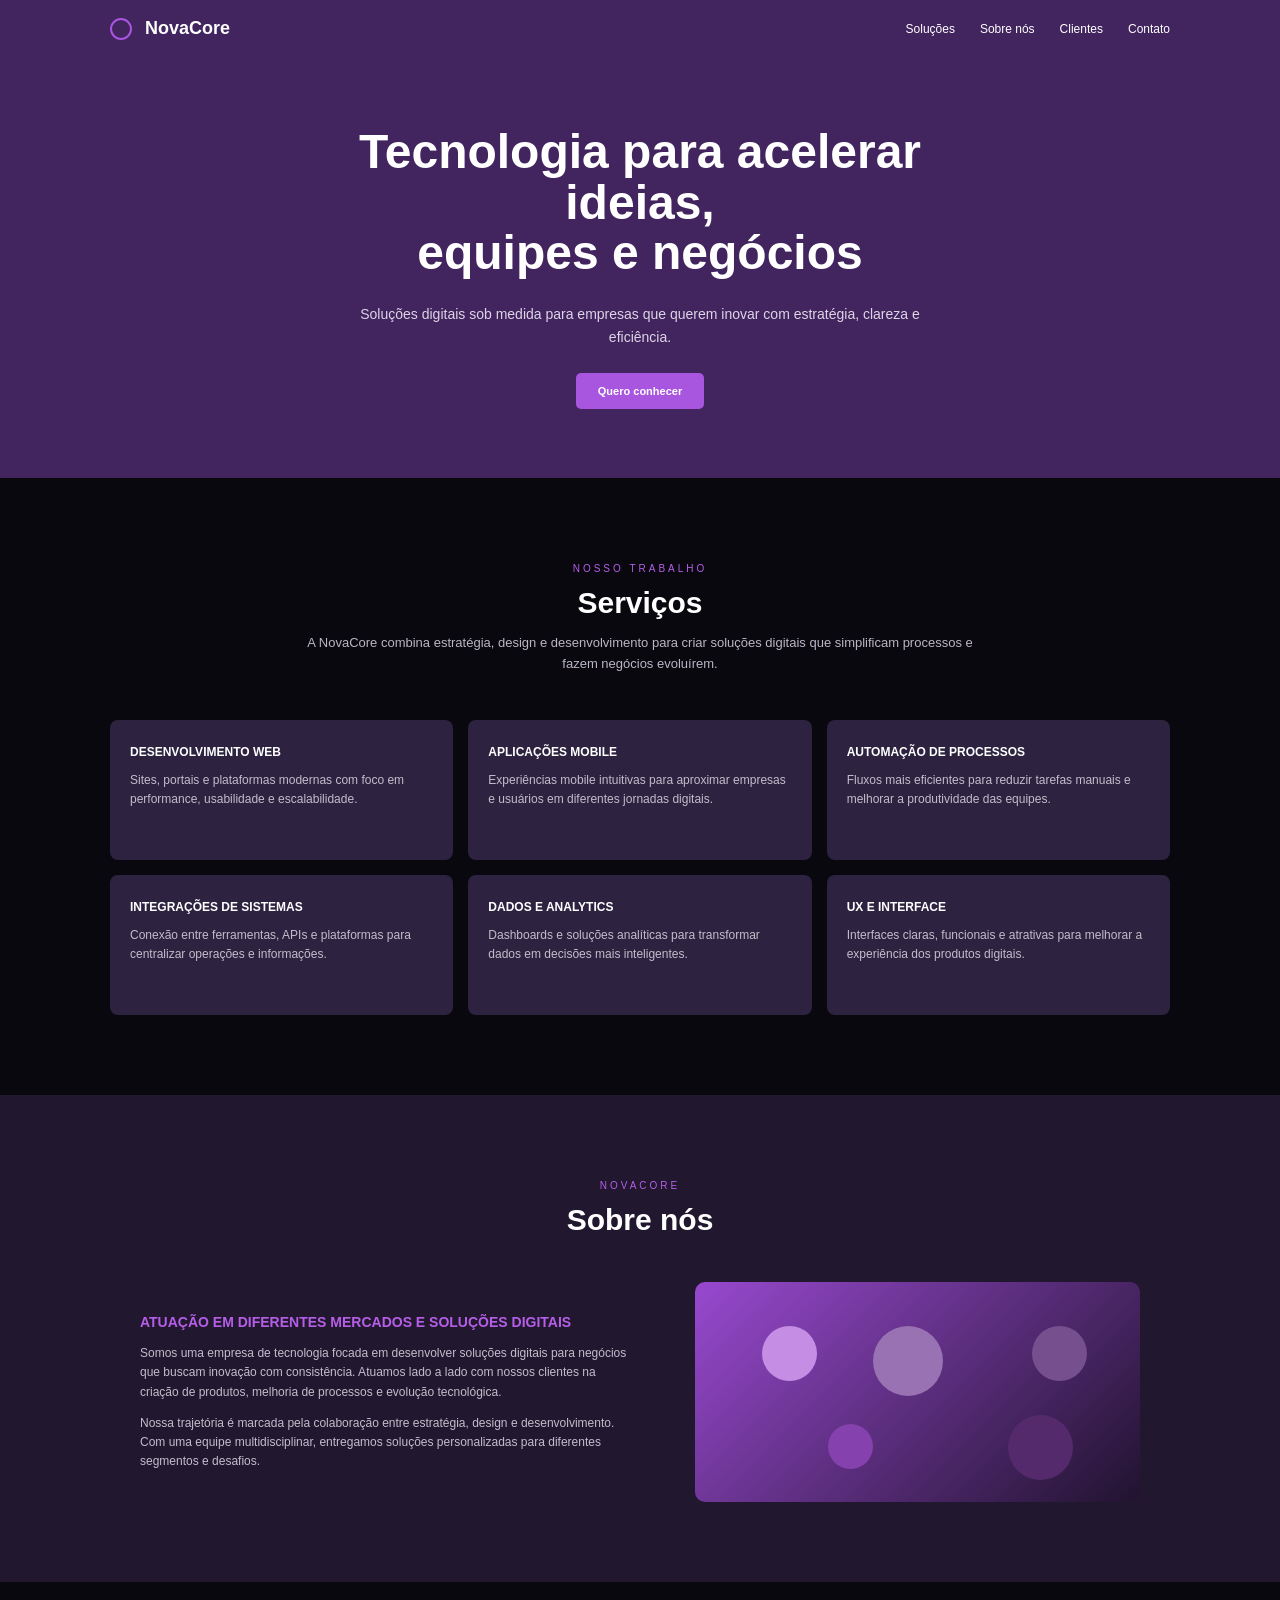
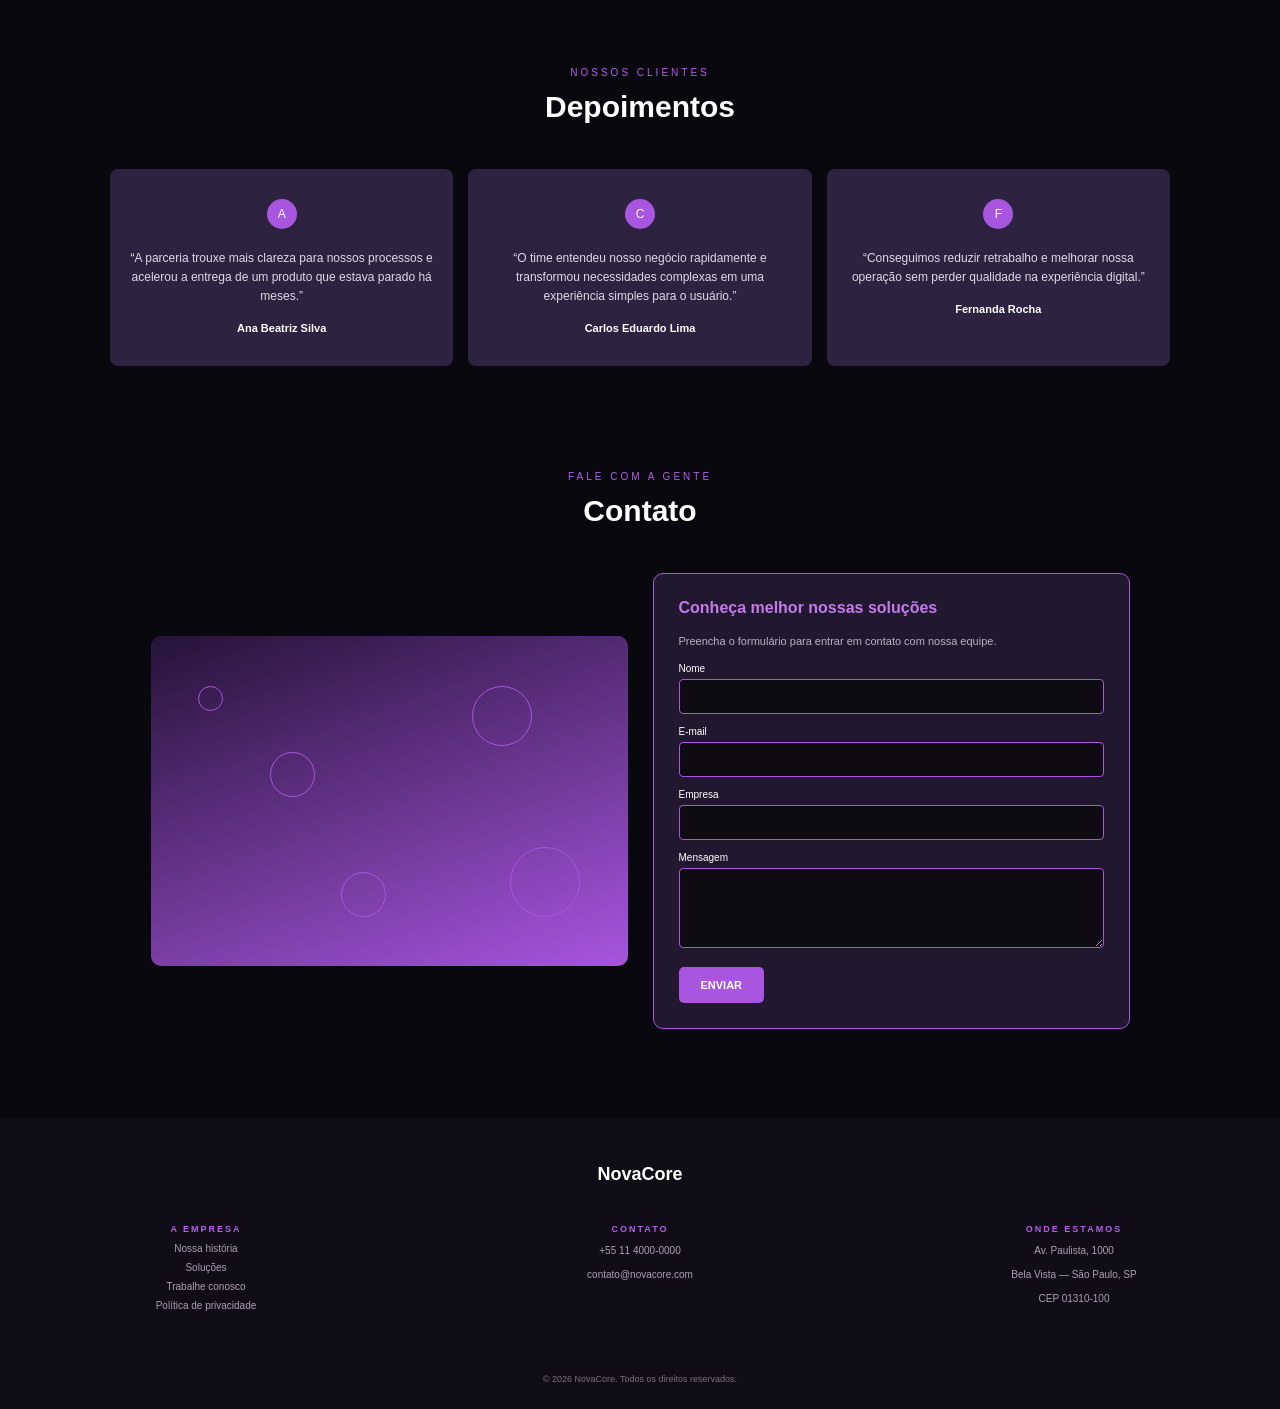
<file: atividades_front_end_CP4/revisao/index.html>
<!DOCTYPE html>
<html lang="pt-BR">

<head>
    <meta charset="UTF-8">
    <meta name="viewport" content="width=device-width, initial-scale=1.0">
    <link rel="stylesheet" href="./css/style.css">
    <link rel="icon" type="image/png" href="./img/system.gif">

    <title>NovaCore | Soluções Digitais</title>
</head>
<body>
    <!-- =========================
         MENU
    ========================== -->
    <header class="header">
        <nav class="menu">
            <a href="#inicio" class="logo">
                NovaCore
            </a>

            <div class="menu-links">
                <a href="#servicos">
                    Soluções
                </a>

                <a href="#sobre">
                    Sobre nós
                </a>

                <a href="#clientes">
                    Clientes
                </a>

                <a href="#contato">
                    Contato
                </a>
            </div>
        </nav>
    </header>

    <!-- =========================
         HERO
    ========================== -->
    <main>
        <section id="inicio" class="hero">
            <div class="hero-content">
                <h1>
                    Tecnologia para acelerar
                    ideias,
                    <br>
                    equipes e negócios
                </h1>

                <p>
                    Soluções digitais sob medida para empresas
                    que querem inovar com estratégia, clareza
                    e eficiência.
                </p>

                <a href="#servicos" class="btn">
                    Quero conhecer
                </a>
            </div>
        </section>

        <!-- =========================
             SERVIÇOS
        ========================== -->
        <section id="servicos" class="servicos">
            <div class="section-title">
                <span>
                    NOSSO TRABALHO
                </span>

                <h2>
                    Serviços
                </h2>

                <p>
                    A NovaCore combina estratégia, design e
                    desenvolvimento para criar soluções digitais
                    que simplificam processos e fazem negócios evoluírem.
                </p>
            </div>

            <!-- GRID -->
            <div class="servicos-grid">
                <article class="card">
                    <h3>
                        DESENVOLVIMENTO WEB
                    </h3>

                    <p>
                        Sites, portais e plataformas modernas
                        com foco em performance, usabilidade e
                        escalabilidade.
                    </p>
                </article>

                <article class="card">
                    <h3>
                        APLICAÇÕES MOBILE
                    </h3>

                    <p>
                        Experiências mobile intuitivas para
                        aproximar empresas e usuários em
                        diferentes jornadas digitais.
                    </p>
                </article>

                <article class="card">
                    <h3>
                        AUTOMAÇÃO DE PROCESSOS
                    </h3>

                    <p>
                        Fluxos mais eficientes para reduzir
                        tarefas manuais e melhorar a
                        produtividade das equipes.
                    </p>
                </article>

                <article class="card">
                    <h3>
                        INTEGRAÇÕES DE SISTEMAS
                    </h3>

                    <p>
                        Conexão entre ferramentas, APIs e
                        plataformas para centralizar operações
                        e informações.
                    </p>
                </article>

                <article class="card">
                    <h3>
                        DADOS E ANALYTICS
                    </h3>

                    <p>
                        Dashboards e soluções analíticas para
                        transformar dados em decisões mais
                        inteligentes.
                    </p>
                </article>

                <article class="card">
                    <h3>
                        UX E INTERFACE
                    </h3>

                    <p>
                        Interfaces claras, funcionais e atrativas
                        para melhorar a experiência dos
                        produtos digitais.
                    </p>
                </article>
            </div>
        </section>

        <!-- =========================
             SOBRE
        ========================== -->
        <section id="sobre" class="sobre">
            <div class="section-title">
                <span>
                    NOVACORE
                </span>

                <h2>
                    Sobre nós
                </h2>
            </div>

            <!-- FLEX -->
            <div class="sobre-container">
                <div class="sobre-texto">
                    <h3>
                        ATUAÇÃO EM DIFERENTES MERCADOS E
                        SOLUÇÕES DIGITAIS
                    </h3>

                    <p>
                        Somos uma empresa de tecnologia focada em
                        desenvolver soluções digitais para negócios
                        que buscam inovação com consistência.
                        Atuamos lado a lado com nossos clientes na
                        criação de produtos, melhoria de processos
                        e evolução tecnológica.
                    </p>

                    <p>
                        Nossa trajetória é marcada pela colaboração
                        entre estratégia, design e desenvolvimento.
                        Com uma equipe multidisciplinar, entregamos
                        soluções personalizadas para diferentes
                        segmentos e desafios.
                    </p>
                </div>

                <!-- Elemento visual -->
                <div class="sobre-imagem">
                    <div class="circulo circulo-1"></div>
                    <div class="circulo circulo-2"></div>
                    <div class="circulo circulo-3"></div>
                    <div class="circulo circulo-4"></div>
                    <div class="circulo circulo-5"></div>
                </div>
            </div>
        </section>

        <!-- =========================
             CLIENTES
        ========================== -->
        <section id="clientes" class="clientes">
            <div class="section-title">
                <span>
                    NOSSOS CLIENTES
                </span>

                <h2>
                    Depoimentos
                </h2>
            </div>

            <!-- GRID -->
            <div class="depoimentos">
                <article class="depoimento">
                    <div class="cliente-icon">
                        A
                    </div>

                    <p>
                        “A parceria trouxe mais clareza para nossos
                        processos e acelerou a entrega de um produto
                        que estava parado há meses.”
                    </p>

                    <strong>
                        Ana Beatriz Silva
                    </strong>
                </article>

                <article class="depoimento">
                    <div class="cliente-icon">
                        C
                    </div>

                    <p>
                        “O time entendeu nosso negócio rapidamente e
                        transformou necessidades complexas em uma
                        experiência simples para o usuário.”
                    </p>

                    <strong>
                        Carlos Eduardo Lima
                    </strong>
                </article>

                <article class="depoimento">
                    <div class="cliente-icon">
                        F
                    </div>

                    <p>
                        “Conseguimos reduzir retrabalho e melhorar
                        nossa operação sem perder qualidade na
                        experiência digital.”
                    </p>

                    <strong>
                        Fernanda Rocha
                    </strong>
                </article>
            </div>
        </section>

        <!-- =========================
             CONTATO
        ========================== -->
        <section id="contato" class="contato">
            <div class="section-title">
                <span>
                    FALE COM A GENTE
                </span>

                <h2>
                    Contato
                </h2>
            </div>

            <!-- FLEX -->
            <div class="contato-container">
                <!-- Elemento visual -->
                <div class="contato-imagem">
                    <div class="circulo contato-c1"></div>
                    <div class="circulo contato-c2"></div>
                    <div class="circulo contato-c3"></div>
                    <div class="circulo contato-c4"></div>
                    <div class="circulo contato-c5"></div>
                </div>

                <!-- Formulário -->
                <form class="formulario">
                    <h3>
                        Conheça melhor nossas soluções
                    </h3>

                    <p>
                        Preencha o formulário para entrar em
                        contato com nossa equipe.
                    </p>

                    <label for="nome">
                        Nome
                    </label>

                    <input type="text" id="nome" name="nome">
                    <label for="email">
                        E-mail
                    </label>

                    <input type="email" id="email" name="email">
                    <label for="empresa">
                        Empresa
                    </label>

                    <input type="text" id="empresa" name="empresa">
                    <label for="mensagem">
                        Mensagem
                    </label>

                    <textarea id="mensagem" name="mensagem">
                    </textarea>
                    <button type="submit" class="btn">
                        ENVIAR
                    </button>
                </form>
            </div>
        </section>
    </main>

    <!-- =========================
         FOOTER
    ========================== -->
    <footer>
        <div class="footer-logo">
            NovaCore
        </div>

        <div class="footer-column">
            <h3>
                A EMPRESA
            </h3>

            <a href="#">
                Nossa história
            </a>

            <a href="#">
                Soluções
            </a>

            <a href="#">
                Trabalhe conosco
            </a>

            <a href="#">
                Política de privacidade
            </a>
        </div>

        <div class="footer-column">
            <h3>
                CONTATO
            </h3>

            <p>
                +55 11 4000-0000
            </p>

            <p>
                contato@novacore.com
            </p>
        </div>

        <div class="footer-column">
            <h3>
                ONDE ESTAMOS
            </h3>

            <p>
                Av. Paulista, 1000
            </p>

            <p>
                Bela Vista — São Paulo, SP
            </p>

            <p>
                CEP 01310-100
            </p>
        </div>

        <div class="copyright">
            © 2026 NovaCore. Todos os direitos reservados.
        </div>
    </footer>
</body>
</html>
</file>
<file: atividades_front_end_CP4/revisao/css/style.css>
/* ========================================
   CONFIGURAÇÕES GERAIS
======================================== */
* {
    box-sizing: border-box;
}

html {
    scroll-behavior: smooth;
}

body {
    margin: 0;
    background-color: #09080f;
    color: #ffffff;
    font-family: Arial, sans-serif;
}

a {
    text-decoration: none;
    color: inherit;
}

p {
    line-height: 1.6;
}

/* ========================================
   MENU
======================================== */
.header {
    background-color: #42245f;
}

.menu {
    max-width: 1100px;
    margin: 0 auto;
    padding: 18px 20px;
    /* FLEXBOX */
    display: flex;
    align-items: center;
    justify-content: space-between;
}

.logo {
    font-size: 18px;
    font-weight: bold;
}

.logo::before {
    content: "";
    display: inline-block;
    width: 18px;
    height: 18px;
    border: 2px solid #a855df;
    border-radius: 50%;
    margin-right: 8px;
    vertical-align: middle;
}

.menu-links {
    /* FLEXBOX */
    display: flex;
    gap: 25px;
    font-size: 12px;
}

.menu-links a:hover {
    color: #b65ee8;
}

/* ========================================
   HERO
======================================= */
.hero {
    min-height: 420px;
    background-color: #42245f;
    /* FLEXBOX */
    display: flex;
    align-items: center;
    justify-content: center;
    text-align: center;
}

.hero-content {
    max-width: 750px;
    padding: 50px 20px;
}

.hero h1 {
    margin: 0;
    font-size: 48px;
    line-height: 1.05;
}

.hero p {
    max-width: 600px;
    margin: 25px auto;
    font-size: 14px;
    color: #ddd5e5;
}

.btn {
    display: inline-block;
    padding: 12px 22px;
    border: none;
    border-radius: 5px;
    background-color: #a855df;
    color: #ffffff;
    font-size: 11px;
    font-weight: bold;
    cursor: pointer;
}

.btn:hover {
    background-color: #8d3ec0;
}

/* ========================================
   TÍTULOS DAS SEÇÕES
======================================== */
.section-title {
    max-width: 700px;
    margin: 0 auto 45px;
    text-align: center;
}

.section-title span {
    color: #b65ee8;
    font-size: 10px;
    letter-spacing: 3px;
}

.section-title h2 {
    margin: 10px 0;
    font-size: 30px;
}

.section-title p {
    color: #bcb5c5;
    font-size: 13px;
}

/* ========================================
   SERVIÇOS
======================================== */
.servicos {
    max-width: 1100px;
    margin: 0 auto;
    padding: 80px 20px;
}

/* GRID */
.servicos-grid {
    display: grid;
    grid-template-columns: repeat(3, 1fr);
    gap: 15px;
}

.card {
    min-height: 140px;
    padding: 25px 20px;
    background-color: #2d2340;
    border-radius: 8px;
}

.card h3 {
    margin: 0 0 12px;
    font-size: 12px;
}

.card p {
    margin: 0;
    color: #c4bccb;
    font-size: 12px;
}

/* ========================================
   SOBRE
======================================== */
.sobre {
    padding: 80px 20px;
    background-color: #21182f;
}

.sobre-container {
    max-width: 1000px;
    margin: 0 auto;
    /* FLEXBOX */
    display: flex;
    align-items: center;
    justify-content: space-between;
    gap: 60px;
}

.sobre-texto {
    width: 50%;
}

.sobre-texto h3 {
    color: #b65ee8;
    font-size: 14px;
}

.sobre-texto p {
    color: #c4bccb;
    font-size: 12px;
}

/* Elemento visual */
.sobre-imagem {
    width: 45%;
    height: 220px;
    position: relative;
    overflow: hidden;
    border-radius: 10px;
    background: linear-gradient(135deg,
            #9849cf,
            #21132f);
}

/* Círculos */
.circulo {
    position: absolute;
    border-radius: 50%;
}

.sobre-imagem .circulo-1 {
    width: 55px;
    height: 55px;
    background-color: #c58de3;

    left: 15%;
    top: 20%;
}

.sobre-imagem .circulo-2 {
    width: 70px;
    height: 70px;
    background-color: #9872b2;

    left: 40%;
    top: 20%;
}

.sobre-imagem .circulo-3 {
    width: 55px;
    height: 55px;
    background-color: #754f8e;

    right: 12%;
    top: 20%;
}

.sobre-imagem .circulo-4 {
    width: 45px;
    height: 45px;
    background-color: #8541ad;

    left: 30%;
    bottom: 15%;
}

.sobre-imagem .circulo-5 {
    width: 65px;
    height: 65px;
    background-color: #542a6d;

    right: 15%;
    bottom: 10%;
}

/* ========================================
   CLIENTES
======================================== */
.clientes {
    max-width: 1100px;
    margin: 0 auto;
    padding: 80px 20px;
}


/* GRID */
.depoimentos {
    display: grid;
    grid-template-columns: repeat(3, 1fr);
    gap: 15px;
}

.depoimento {
    padding: 30px 20px;
    background-color: #2d2340;
    border-radius: 8px;
    text-align: center;
}

.cliente-icon {
    width: 30px;
    height: 30px;
    margin: 0 auto 20px;
    display: flex;
    align-items: center;
    justify-content: center;

    border-radius: 50%;
    background-color: #a855df;
    font-size: 12px;
}

.depoimento p {
    color: #e0d9e5;
    font-size: 12px;
}

.depoimento strong {
    font-size: 11px;
}

/* ========================================
   CONTATO
======================================== */
.contato {
    max-width: 1100px;
    margin: 0 auto;
    padding: 20px 20px 90px;
}

.contato-container {
    /* FLEXBOX */
    display: flex;
    align-items: center;
    justify-content: center;
    gap: 25px;
}

/* Imagem */
.contato-imagem {
    width: 45%;
    height: 330px;
    position: relative;
    overflow: hidden;
    border-radius: 10px;
    background: linear-gradient(160deg,
            #251338,
            #a855df);
}

/* Círculos da área de contato */
.contato-c1 {
    width: 25px;
    height: 25px;
    border: 1px solid #a855df;

    left: 10%;
    top: 15%;
}

.contato-c2 {
    width: 45px;
    height: 45px;
    border: 1px solid #a855df;

    left: 25%;
    top: 35%;
}

.contato-c3 {
    width: 60px;
    height: 60px;
    border: 1px solid #a855df;

    right: 20%;
    top: 15%;
}

.contato-c4 {
    width: 45px;
    height: 45px;
    border: 1px solid #a855df;

    left: 40%;
    bottom: 15%;
}

.contato-c5 {
    width: 70px;
    height: 70px;
    border: 1px solid #a855df;

    right: 10%;
    bottom: 15%;
}

/* Formulário */
.formulario {
    width: 45%;
    padding: 25px;
    border: 1px solid #a855df;
    border-radius: 10px;
    background-color: #21182f;
}

.formulario h3 {
    margin-top: 0;
    color: #c37aeb;
    font-size: 16px;
}

.formulario p {
    color: #bbb2c2;
    font-size: 11px;
}

.formulario label {
    display: block;
    margin: 12px 0 5px;
    font-size: 10px;
}

.formulario input,
.formulario textarea {
    width: 100%;
    padding: 9px;
    border: 1px solid #a855df;
    border-radius: 4px;
    background-color: #0e0b13;
    color: white;
}

.formulario textarea {
    min-height: 80px;
    resize: vertical;
}

.formulario .btn {
    margin-top: 15px;
}

/* ========================================
   Área do FOOTER
======================================== */
footer {
    padding: 45px 20px 25px;
    background-color: #110d18;
    /* FLEXBOX */
    display: flex;
    justify-content: space-between;
    flex-wrap: wrap;
    gap: 30px;
}

.footer-logo {
    width: 100%;
    text-align: center;
    font-size: 18px;
    font-weight: bold;
}

.footer-column {
    width: 30%;
    text-align: center;
}

.footer-column h3 {
    color: #b65ee8;
    font-size: 9px;
    letter-spacing: 2px;
}

.footer-column a,
.footer-column p {
    display: block;
    margin: 8px 0;
    color: #aaa1b1;
    font-size: 10px;
}

.copyright {
    width: 100%;
    margin-top: 25px;
    text-align: center;
    color: #77717d;
    font-size: 9px;
}

/* ========================================
   RESPONSIVIDADE
======================================== */

/* TABLET 850px
----------------------------------------- */
@media (max-width: 850px) {
    .hero h1 {
        font-size: 40px;
    }

    /* GRID */
    .servicos-grid {
        grid-template-columns: repeat(2, 1fr);
    }

    .depoimentos {
        grid-template-columns: repeat(2, 1fr);
    }

    /* FLEX */
    .sobre-container {
        gap: 30px;
    }

    .sobre-texto {
        width: 50%;
    }

    .sobre-imagem {
        width: 50%;
    }

    .contato-container {
        gap: 20px;
    }
}

/* ----------------------------------------
   CELULAR
   Inspirado no breakpoint de 500px
----------------------------------------- */
@media (max-width: 500px) {
    /* MENU */
    .menu {
        flex-direction: column;
        gap: 15px;
    }

    .menu-links {
        flex-wrap: wrap;
        justify-content: center;
        gap: 15px;
    }

    /* HERO */
    .hero {
        min-height: 500px;
    }

    .hero h1 {
        font-size: 32px;
    }

    .hero p {
        font-size: 12px;
    }

    /* GRID */
    .servicos-grid {
        grid-template-columns: 1fr;
    }

    .depoimentos {
        grid-template-columns: 1fr;
    }

    /* SOBRE */
    .sobre-container {
        flex-direction: column;
    }

    .sobre-texto {
        width: 100%;
    }

    .sobre-imagem {
        width: 100%;
    }

    /* CONTATO */
    .contato-container {
        flex-direction: column;
    }

    .contato-imagem {
        width: 100%;
    }

    .formulario {
        width: 100%;
    }

    /* FOOTER */
    footer {
        flex-direction: column;
        align-items: center;
    }

    .footer-column {
        width: 100%;
    }
}
</file>
